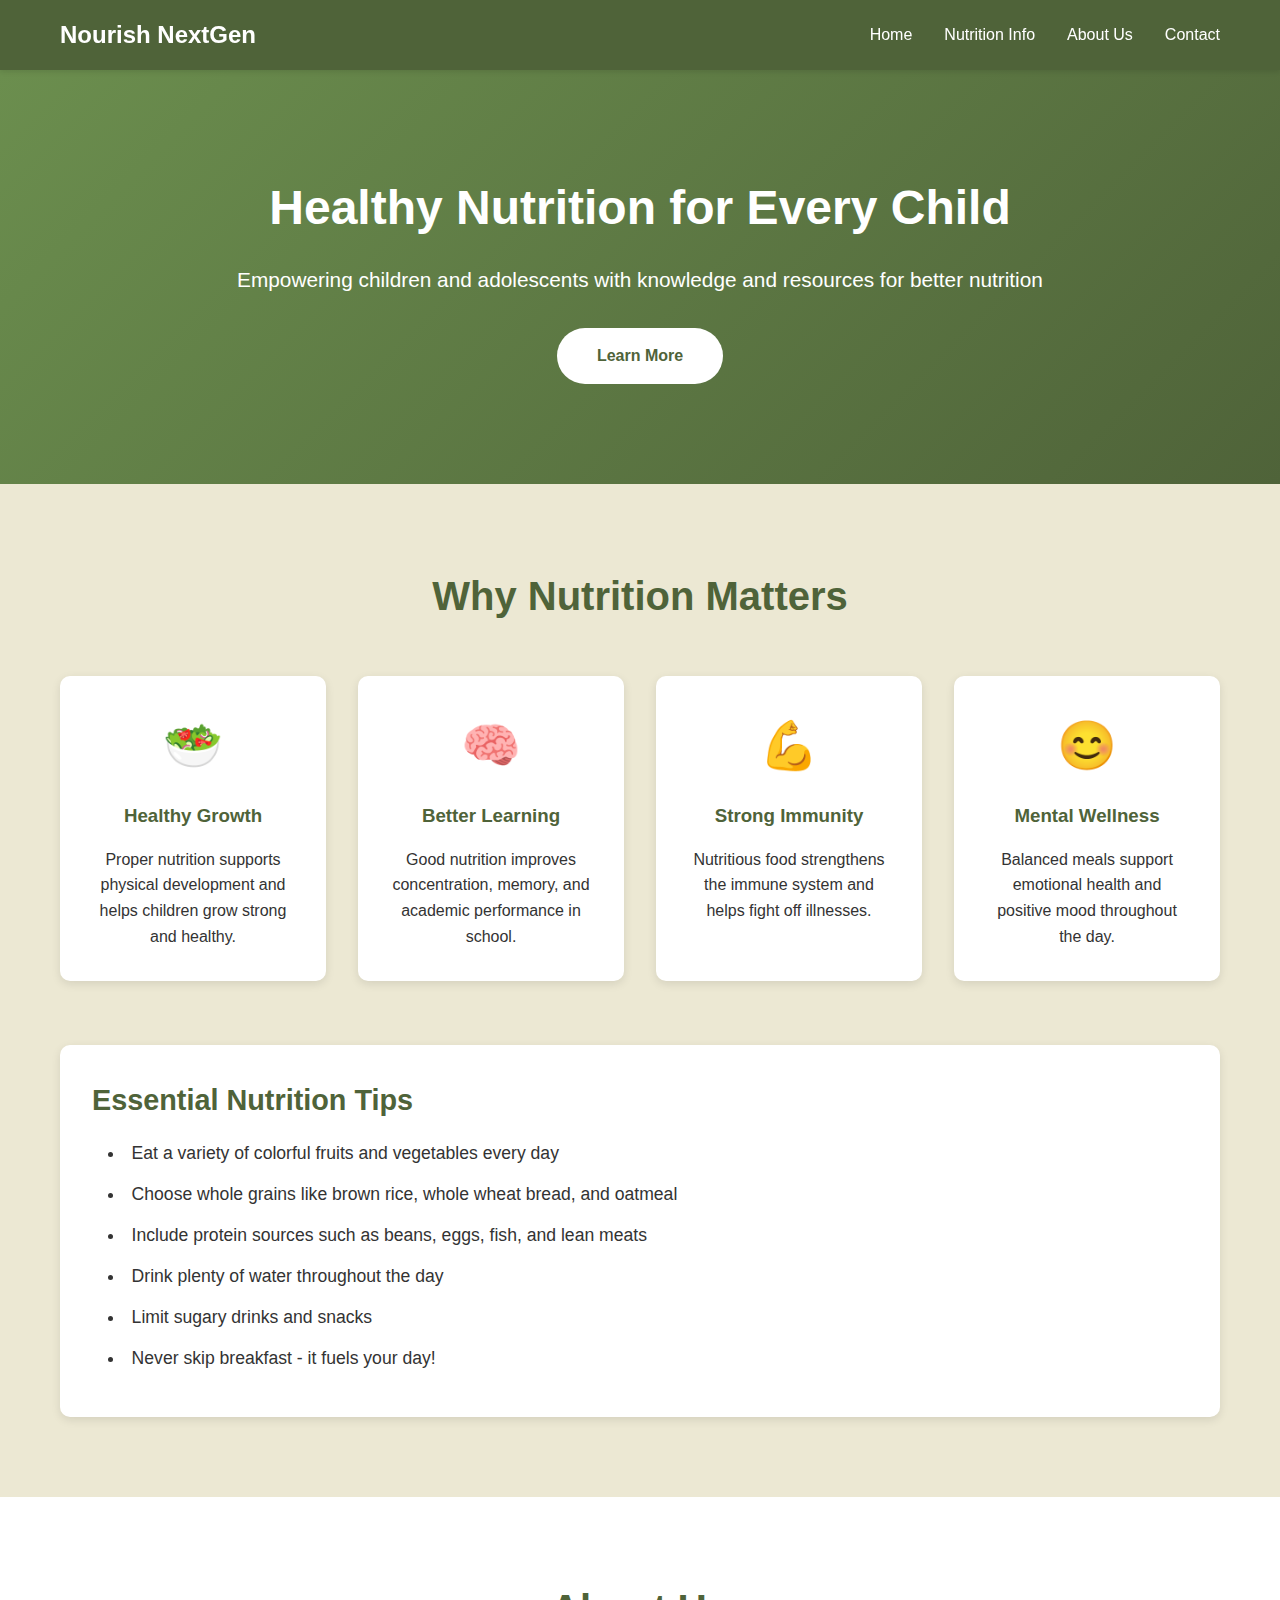
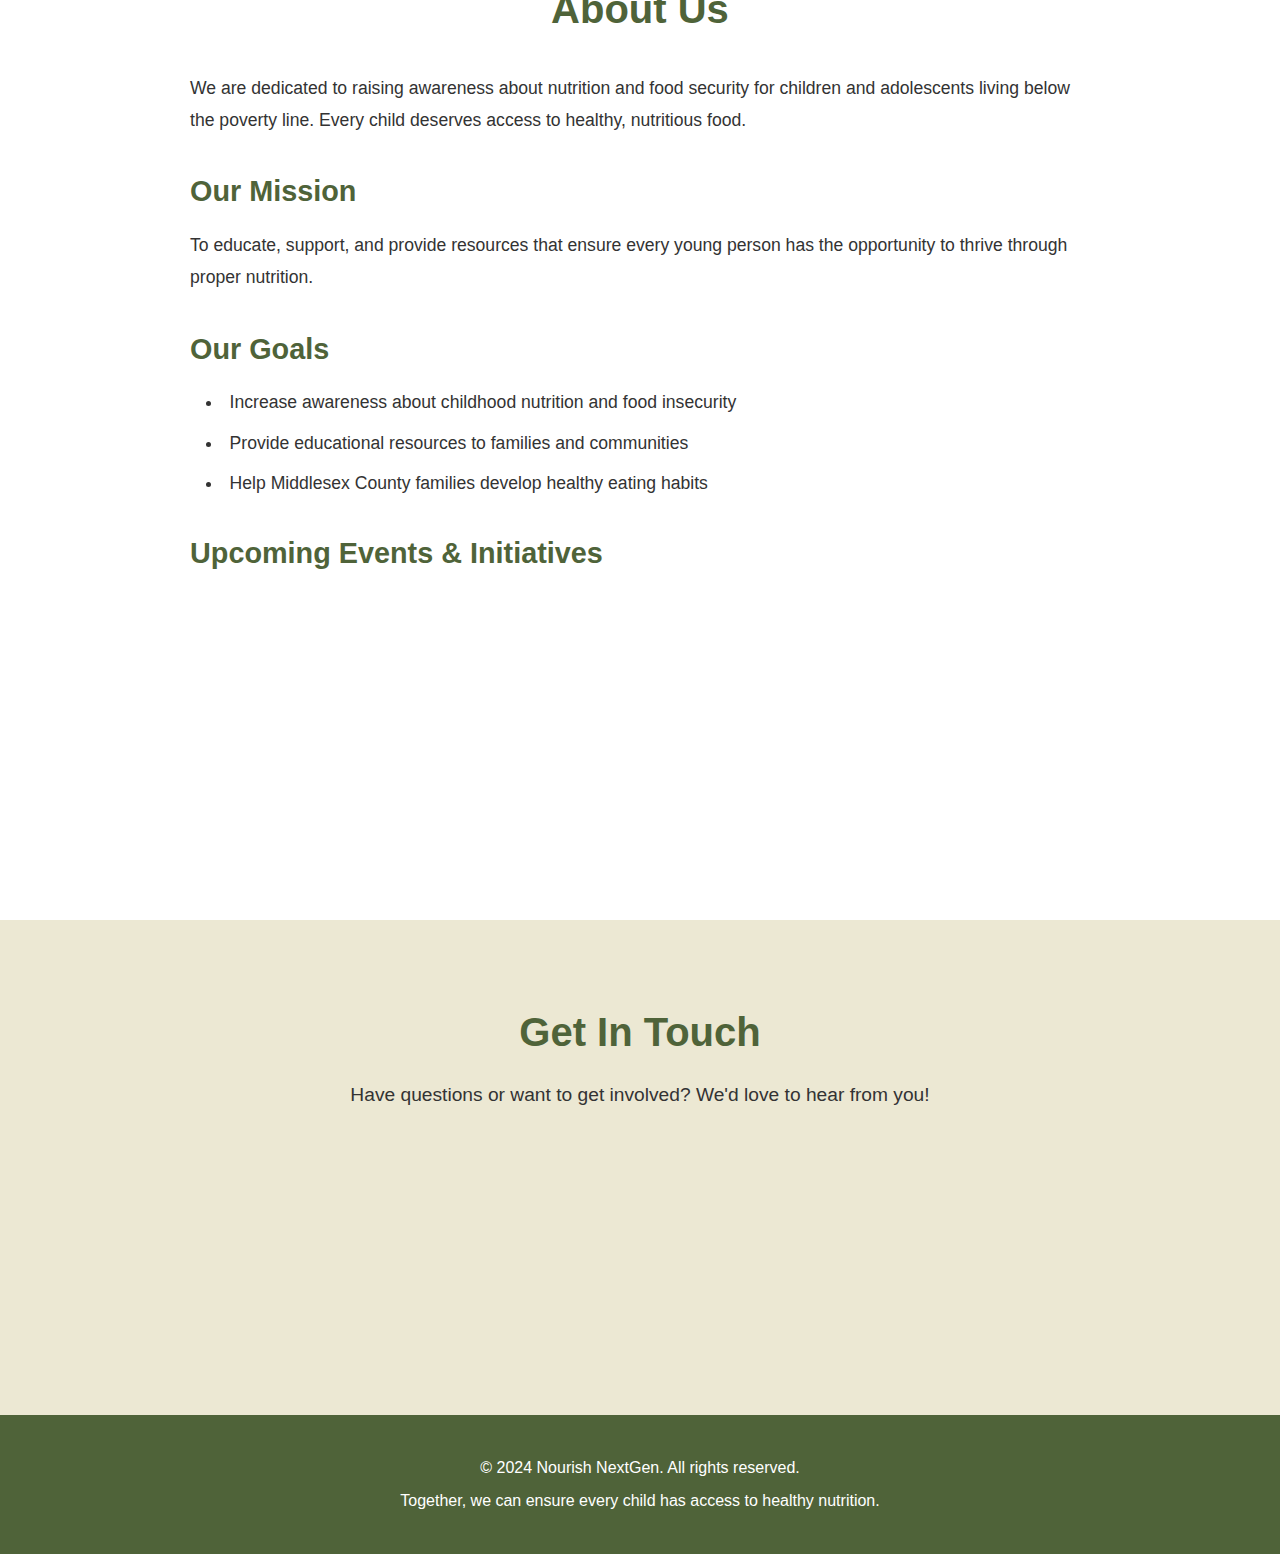
<file: index.html>
﻿<!DOCTYPE html>
<html lang="en">
<head>
    <meta charset="UTF-8">
    <meta name="viewport" content="width=device-width, initial-scale=1.0">
    <title>Nourish NextGen</title>
    <link rel="stylesheet" href="styles.css">
</head>
<body>
    <header>
        <nav>
            <div class="logo">Nourish NextGen</div>
            <ul class="nav-links">
                <li><a href="#home">Home</a></li>
                <li><a href="#nutrition">Nutrition Info</a></li>
                <li><a href="#about">About Us</a></li>
                <li><a href="#contact">Contact</a></li>
            </ul>
        </nav>
    </header>

    <section id="home" class="hero">
        <div class="hero-content">
            <h1>Healthy Nutrition for Every Child</h1>
            <p>Empowering children and adolescents with knowledge and resources for better nutrition</p>
            <a href="#nutrition" class="cta-button">Learn More</a>
        </div>
    </section>

    <section id="nutrition" class="nutrition-section">
        <div class="container">
            <h2>Why Nutrition Matters</h2>
            <div class="info-grid">
                <div class="info-card">
                    <div class="icon">🥗</div>
                    <h3>Healthy Growth</h3>
                    <p>Proper nutrition supports physical development and helps children grow strong and healthy.</p>
                </div>
                <div class="info-card">
                    <div class="icon">🧠</div>
                    <h3>Better Learning</h3>
                    <p>Good nutrition improves concentration, memory, and academic performance in school.</p>
                </div>
                <div class="info-card">
                    <div class="icon">💪</div>
                    <h3>Strong Immunity</h3>
                    <p>Nutritious food strengthens the immune system and helps fight off illnesses.</p>
                </div>
                <div class="info-card">
                    <div class="icon">😊</div>
                    <h3>Mental Wellness</h3>
                    <p>Balanced meals support emotional health and positive mood throughout the day.</p>
                </div>
            </div>

            <div class="nutrition-tips">
                <h3>Essential Nutrition Tips</h3>
                <ul>
                    <li>Eat a variety of colorful fruits and vegetables every day</li>
                    <li>Choose whole grains like brown rice, whole wheat bread, and oatmeal</li>
                    <li>Include protein sources such as beans, eggs, fish, and lean meats</li>
                    <li>Drink plenty of water throughout the day</li>
                    <li>Limit sugary drinks and snacks</li>
                    <li>Never skip breakfast - it fuels your day!</li>
                </ul>
            </div>
        </div>
    </section>

    <section id="about" class="about-section">
        <div class="container">
            <h2>About Us</h2>
            <div class="about-content">
                <p>We are dedicated to raising awareness about nutrition and food security for children and adolescents living below the poverty line. Every child deserves access to healthy, nutritious food.</p>
                
                <h3>Our Mission</h3>
                <p>To educate, support, and provide resources that ensure every young person has the opportunity to thrive through proper nutrition.</p>

                <h3>Our Goals</h3>
                <ul>
                    <li>Increase awareness about childhood nutrition and food insecurity</li>
                    <li>Provide educational resources to families and communities</li>
                    <li>Help Middlesex County families develop healthy eating habits</li>
                </ul>

                <h3>Upcoming Events & Initiatives</h3>
                <div class="events">
                    <div class="event-card">
                        <h4>Community Food Drives</h4>
                        <p>Regular food collection events to support local families in need. Join us in making a difference!</p>
                    </div>
                    <div class="event-card">
                        <h4>Nutrition Workshops</h4>
                        <p>Free educational sessions teaching families how to prepare healthy meals on a budget.</p>
                    </div>
                    <div class="event-card">
                        <h4>School Partnerships</h4>
                        <p>Working with local schools to improve breakfast and lunch programs for students.</p>
                    </div>
                </div>
            </div>
        </div>
    </section>

    <section id="contact" class="contact-section">
        <div class="container">
            <h2>Get In Touch</h2>
            <p>Have questions or want to get involved? We'd love to hear from you!</p>
            
            <div class="contact-info">
                <div class="contact-item">
                    <span class="icon">📧</span>
                    <div>
                        <h4>Email</h4>
                        <p><a href="mailto:shriya.cello3green@gmail.com">shriya.cello3green@gmail.com</a></p>
                    </div>
                </div>
                <div class="contact-item">
                    <span class="icon">📱</span>
                    <div>
                        <h4>Phone</h4>
                        <p>(555) 123-4567</p>
                    </div>
                </div>
                <div class="contact-item">
                    <span class="icon">💼</span>
                    <div>
                        <h4>LinkedIn</h4>
                        <p><a href="https://www.linkedin.com/in/shriya-c-5544435a" target="_blank" rel="noopener noreferrer">Connect with me</a></p>
                    </div>
                </div>
            </div>
        </div>
    </section>

    <footer>
        <p>&copy; 2024 Nourish NextGen. All rights reserved.</p>
        <p>Together, we can ensure every child has access to healthy nutrition.</p>
    </footer>

    <script src="script.js"></script>
</body>
</html>
</file>
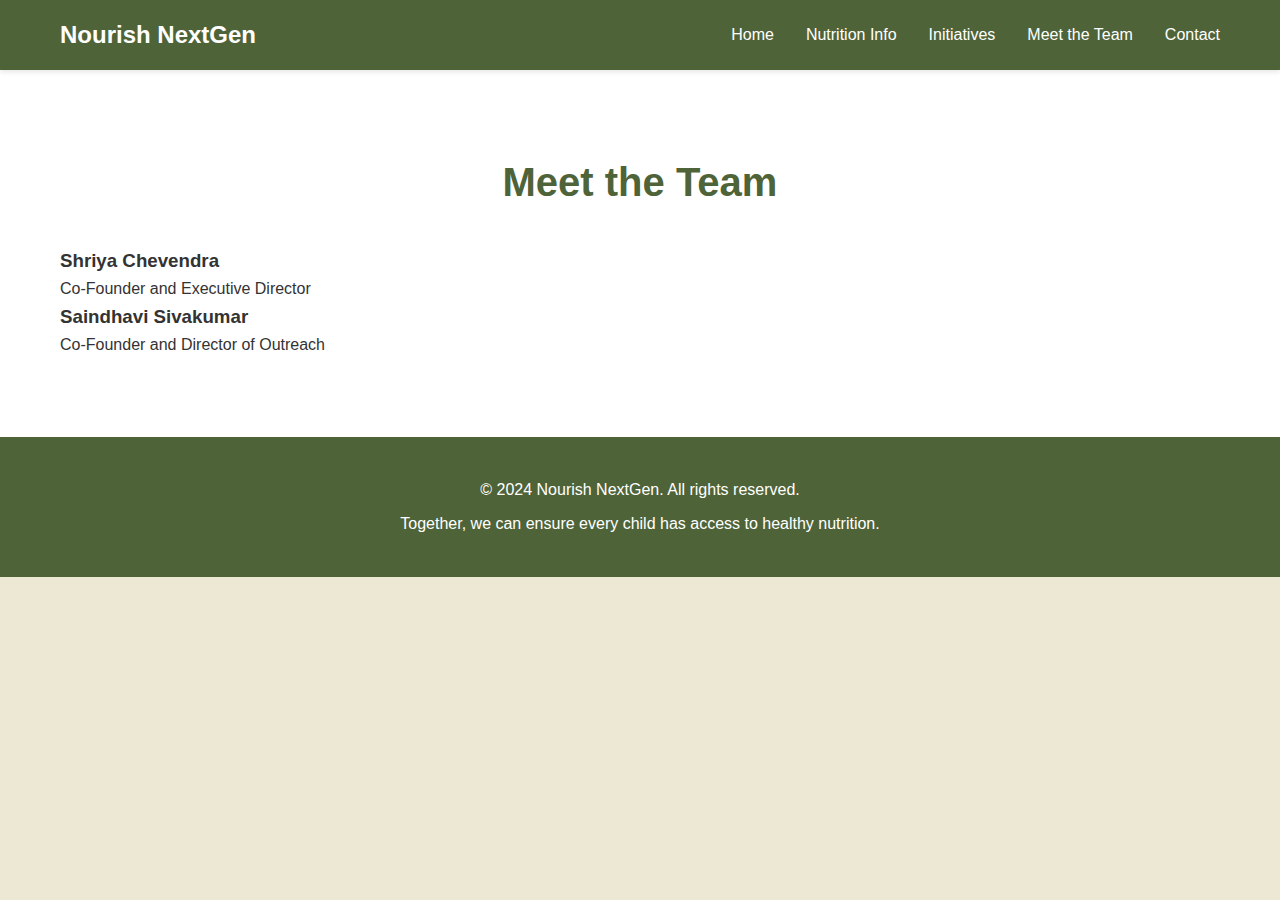
<file: about.html>
<!DOCTYPE html>
<html lang="en">
<head>
    <meta charset="UTF-8">
    <meta name="viewport" content="width=device-width, initial-scale=1.0">
    <title>Meet the Team - Nourish NextGen</title>
    <link rel="stylesheet" href="styles.css">
</head>
<body>
    <header>
        <nav>
            <div class="logo">Nourish NextGen</div>
            <ul class="nav-links">
                <li><a href="index.html">Home</a></li>
                <li><a href="nutrition.html">Nutrition Info</a></li>
                <li><a href="initiatives.html">Initiatives</a></li>
                <li><a href="about.html">Meet the Team</a></li>
                <li><a href="contact.html">Contact</a></li>
            </ul>
        </nav>
    </header>

    <section class="about-section">
        <div class="container">
            <h2>Meet the Team</h2>
            <div class="team-grid">
                <div class="team-member">
                    <div class="member-photo"></div>
                    <h3>Shriya Chevendra</h3>
                    <p class="member-title">Co-Founder and Executive Director</p>
                </div>
                <div class="team-member">
                    <div class="member-photo"></div>
                    <h3>Saindhavi Sivakumar</h3>
                    <p class="member-title">Co-Founder and Director of Outreach</p>
                </div>
            </div>
        </div>
    </section>

    <footer>
        <p>&copy; 2024 Nourish NextGen. All rights reserved.</p>
        <p>Together, we can ensure every child has access to healthy nutrition.</p>
    </footer>

    <script src="script.js"></script>
</body>
</html>
</file>
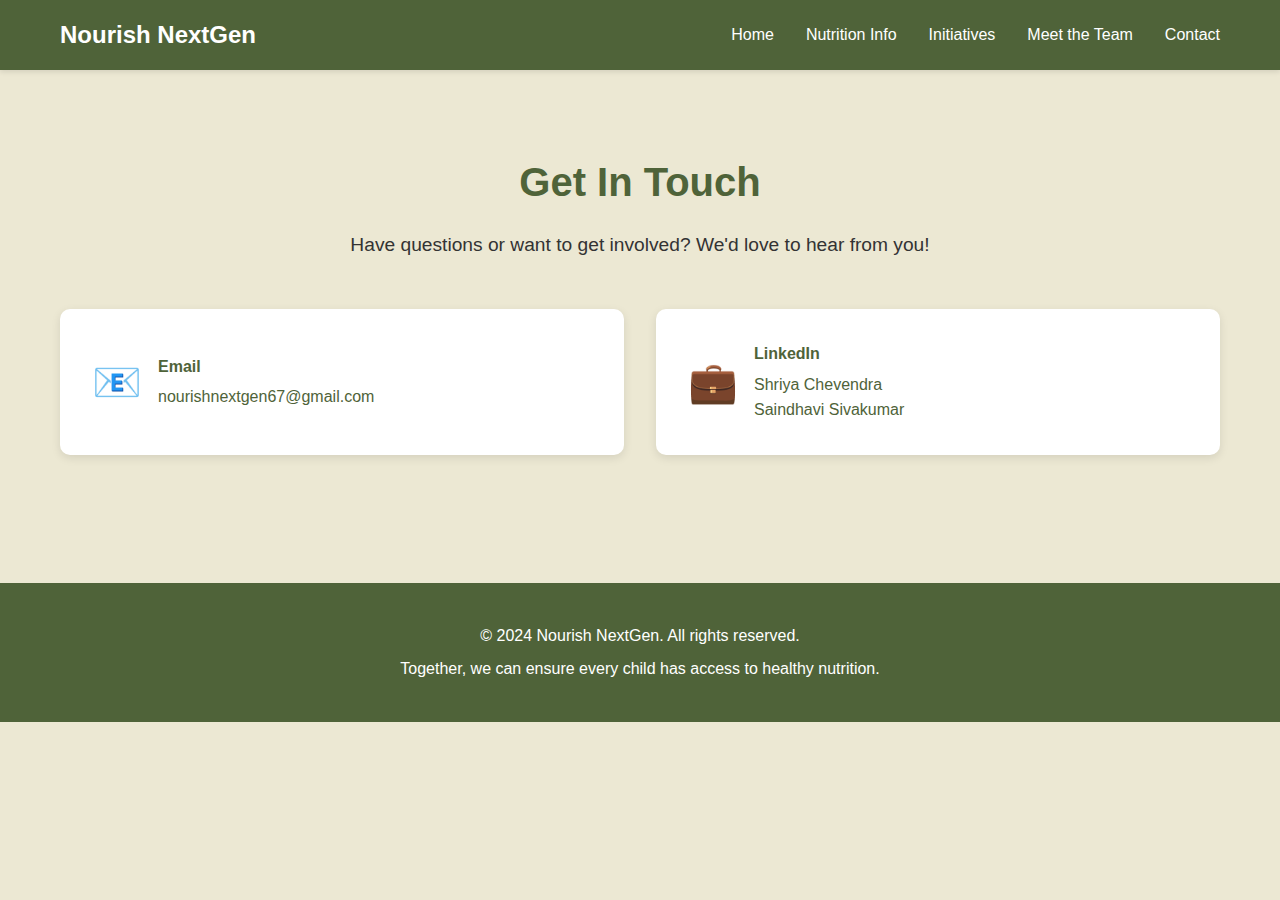
<file: contact.html>
<!DOCTYPE html>
<html lang="en">
<head>
    <meta charset="UTF-8">
    <meta name="viewport" content="width=device-width, initial-scale=1.0">
    <title>Contact - Nourish NextGen</title>
    <link rel="stylesheet" href="styles.css">
</head>
<body>
    <header>
        <nav>
            <div class="logo">Nourish NextGen</div>
            <ul class="nav-links">
                <li><a href="index.html">Home</a></li>
                <li><a href="nutrition.html">Nutrition Info</a></li>
                <li><a href="initiatives.html">Initiatives</a></li>
                <li><a href="about.html">Meet the Team</a></li>
                <li><a href="contact.html">Contact</a></li>
            </ul>
        </nav>
    </header>

    <section class="contact-section">
        <div class="container">
            <h2>Get In Touch</h2>
            <p>Have questions or want to get involved? We'd love to hear from you!</p>
            
            <div class="contact-info">
                <div class="contact-item">
                    <span class="icon">📧</span>
                    <div>
                        <h4>Email</h4>
                        <p><a href="mailto:nourishnextgen67@gmail.com">nourishnextgen67@gmail.com</a></p>
                    </div>
                </div>
                <div class="contact-item">
                    <span class="icon">💼</span>
                    <div>
                        <h4>LinkedIn</h4>
                        <p><a href="https://www.linkedin.com/in/shriya-c-5544435a" target="_blank" rel="noopener noreferrer">Shriya Chevendra</a></p>
                        <p><a href="https://www.linkedin.com/in/saindhavi-sivakumar-0699502b8" target="_blank" rel="noopener noreferrer">Saindhavi Sivakumar</a></p>
                    </div>
                </div>
            </div>
        </div>
    </section>

    <footer>
        <p>&copy; 2024 Nourish NextGen. All rights reserved.</p>
        <p>Together, we can ensure every child has access to healthy nutrition.</p>
    </footer>

    <script src="script.js"></script>
</body>
</html>
</file>
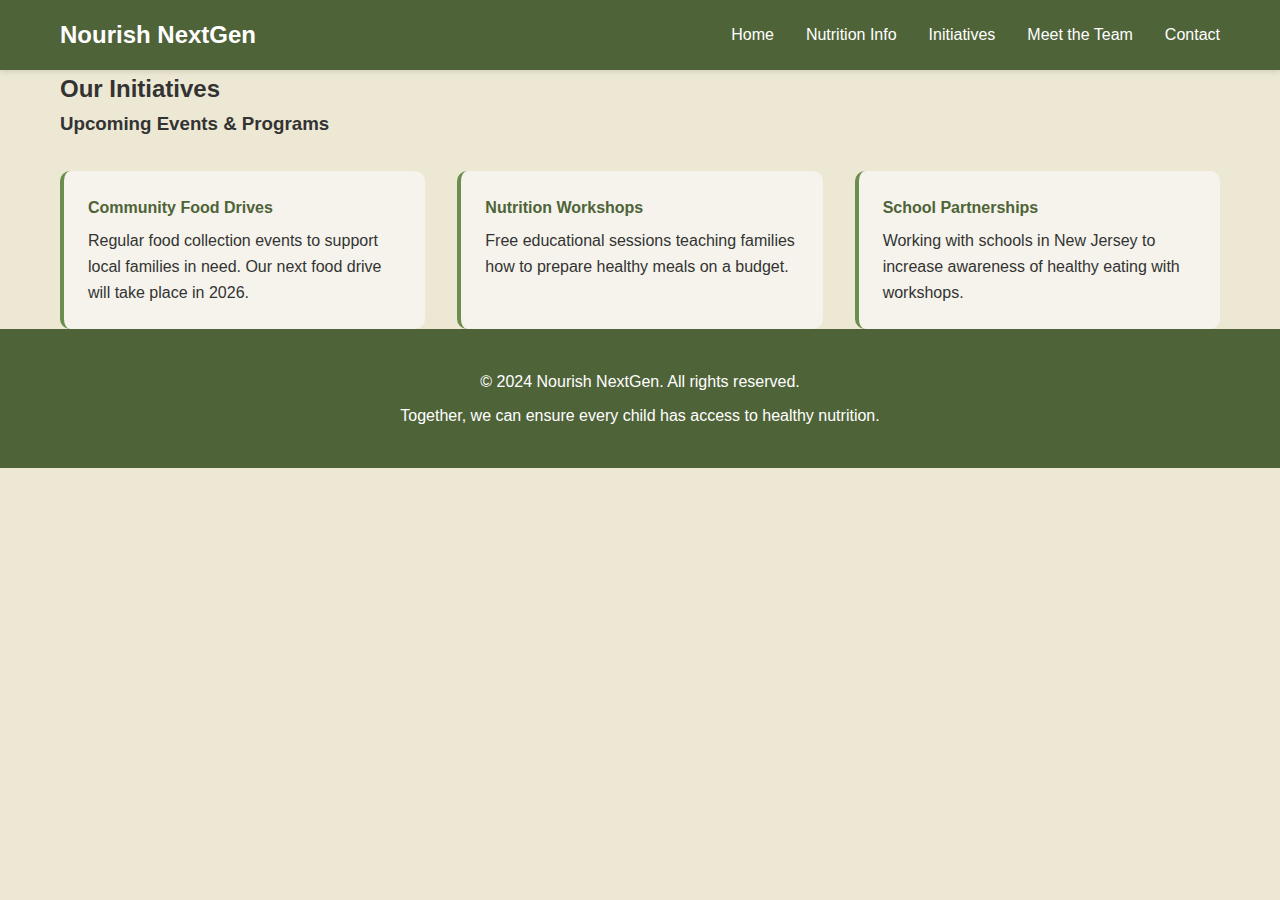
<file: initiatives.html>
<!DOCTYPE html>
<html lang="en">
<head>
    <meta charset="UTF-8">
    <meta name="viewport" content="width=device-width, initial-scale=1.0">
    <title>Initiatives - Nourish NextGen</title>
    <link rel="stylesheet" href="styles.css">
</head>
<body>
    <header>
        <nav>
            <div class="logo">Nourish NextGen</div>
            <ul class="nav-links">
                <li><a href="index.html">Home</a></li>
                <li><a href="nutrition.html">Nutrition Info</a></li>
                <li><a href="initiatives.html">Initiatives</a></li>
                <li><a href="about.html">Meet the Team</a></li>
                <li><a href="contact.html">Contact</a></li>
            </ul>
        </nav>
    </header>

    <section class="initiatives-section">
        <div class="container">
            <h2>Our Initiatives</h2>
            <div class="initiatives-content">
                <h3>Upcoming Events & Programs</h3>
                <div class="events">
                    <div class="event-card">
                        <h4>Community Food Drives</h4>
                        <p>Regular food collection events to support local families in need. Our next food drive will take place in 2026.</p>
                    </div>
                    <div class="event-card">
                        <h4>Nutrition Workshops</h4>
                        <p>Free educational sessions teaching families how to prepare healthy meals on a budget.</p>
                    </div>
                    <div class="event-card">
                        <h4>School Partnerships</h4>
                        <p>Working with schools in New Jersey to increase awareness of healthy eating with workshops.</p>
                    </div>
                </div>
            </div>
        </div>
    </section>

    <footer>
        <p>&copy; 2024 Nourish NextGen. All rights reserved.</p>
        <p>Together, we can ensure every child has access to healthy nutrition.</p>
    </footer>

    <script src="script.js"></script>
</body>
</html>
</file>
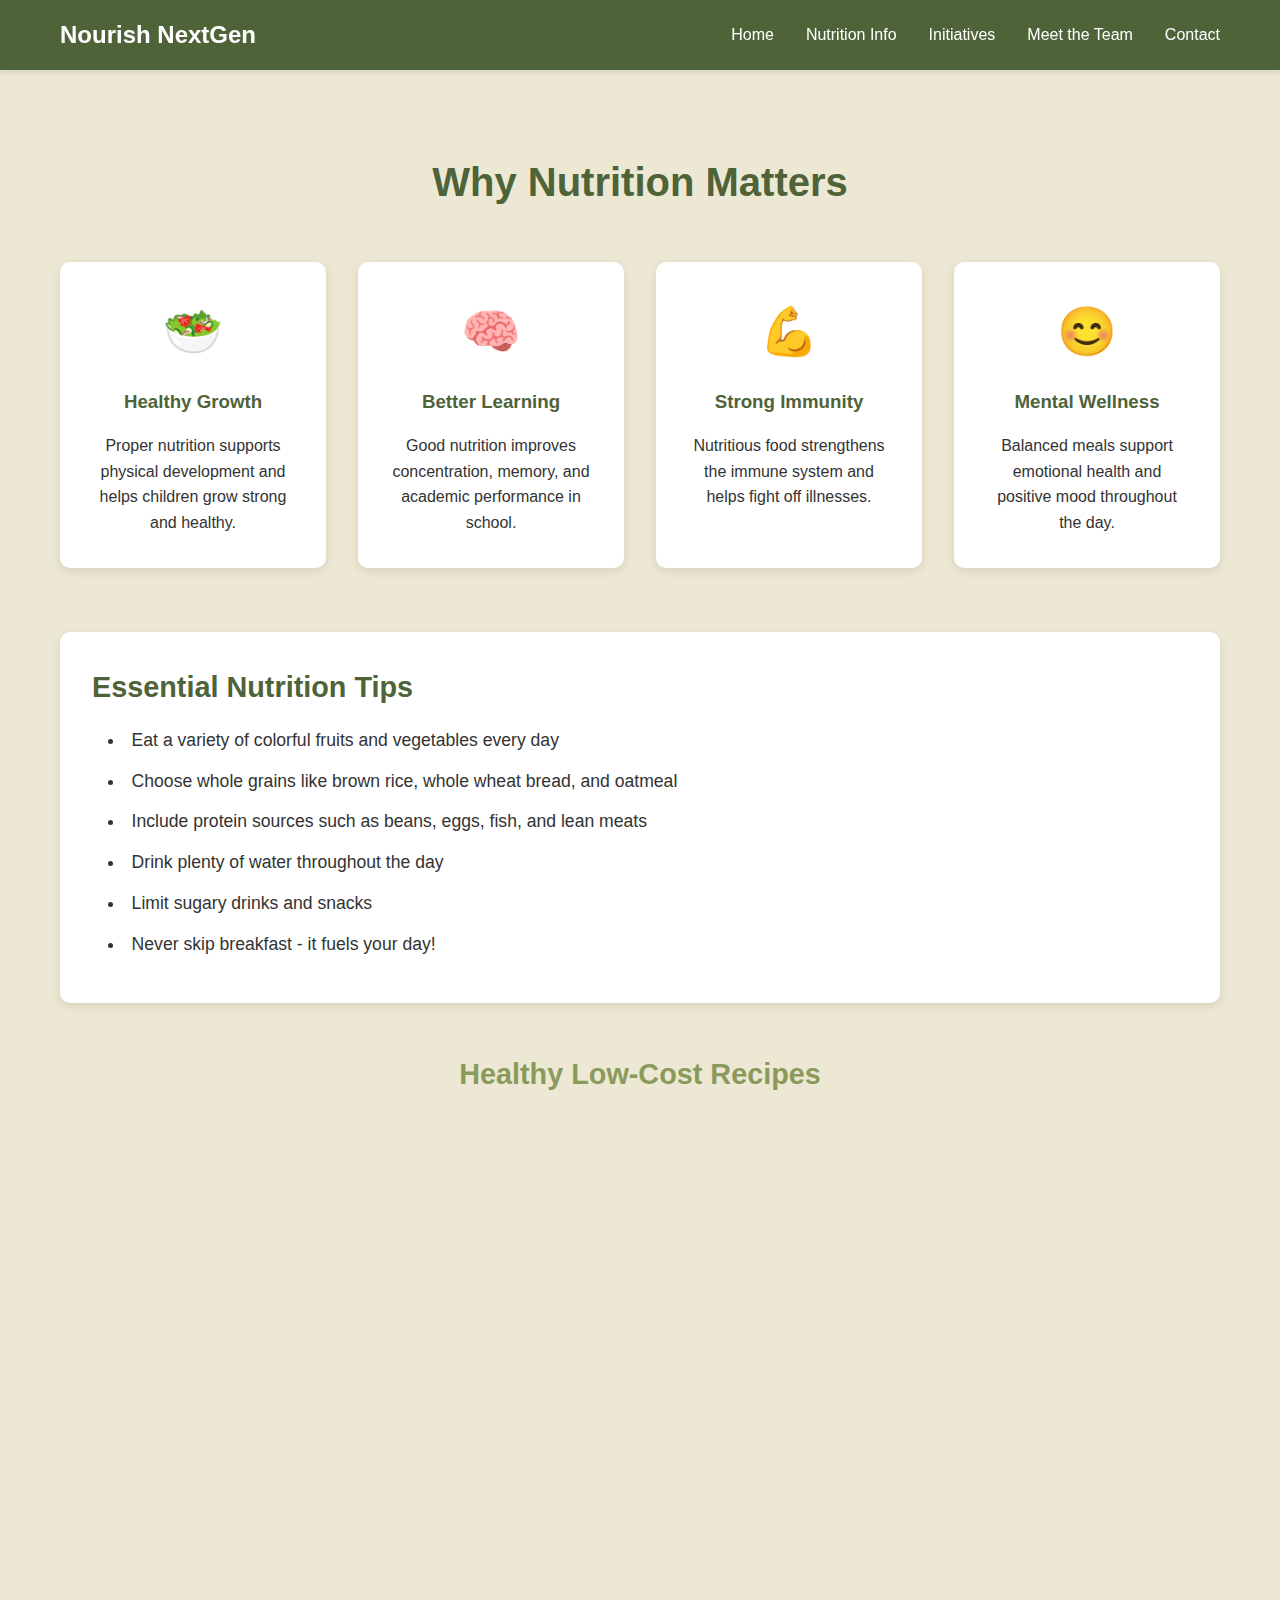
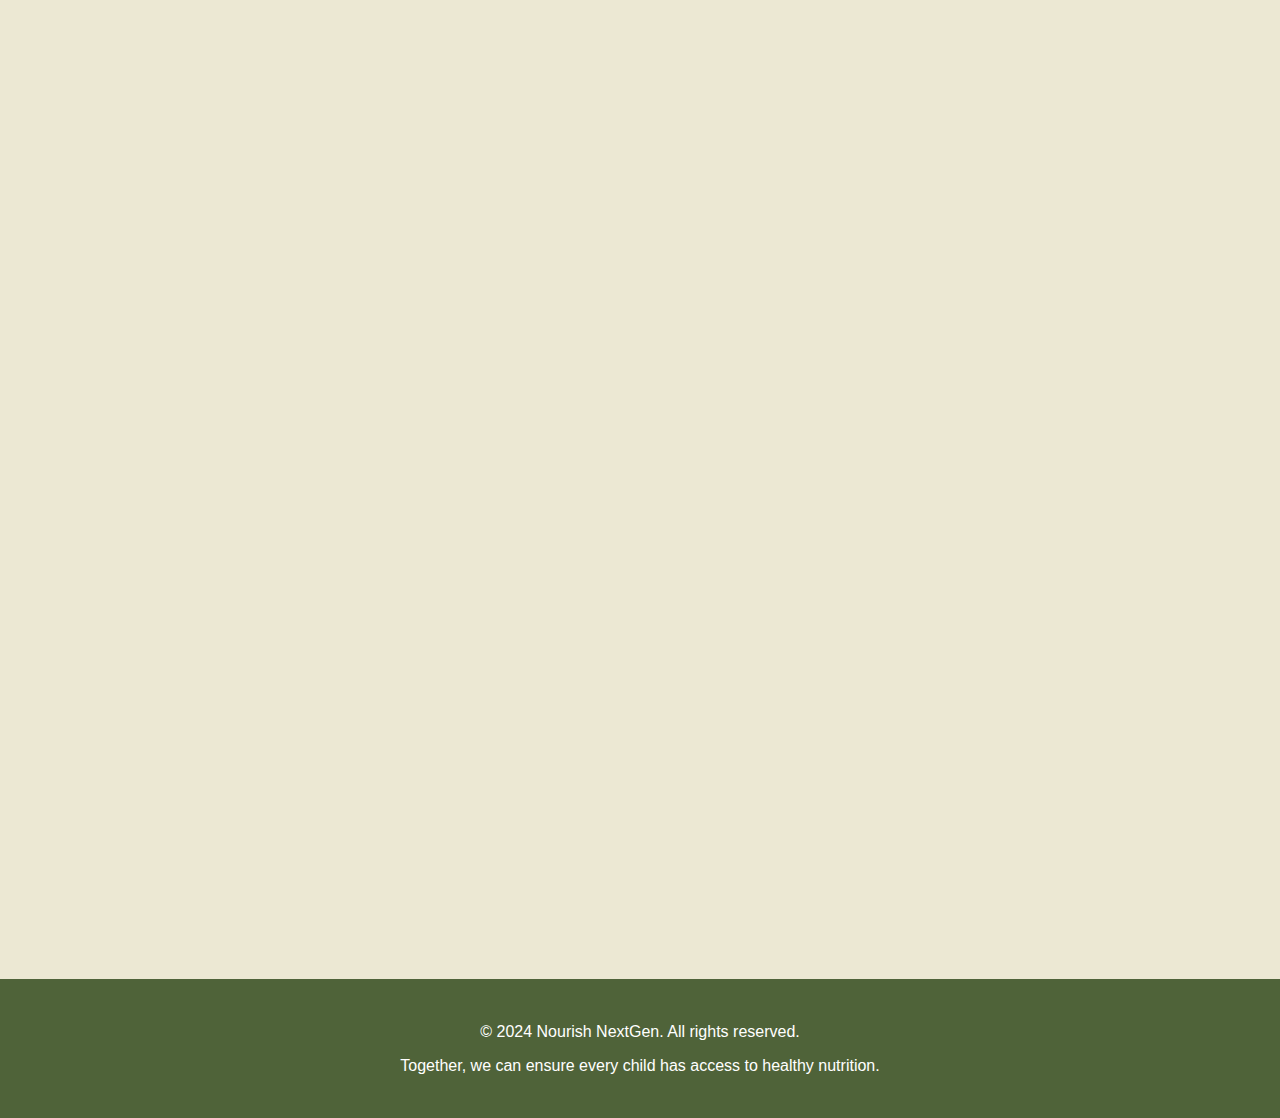
<file: nutrition.html>
<!DOCTYPE html>
<html lang="en">
<head>
    <meta charset="UTF-8">
    <meta name="viewport" content="width=device-width, initial-scale=1.0">
    <title>Nutrition Info - Nourish NextGen</title>
    <link rel="stylesheet" href="styles.css">
</head>
<body>
    <header>
        <nav>
            <div class="logo">Nourish NextGen</div>
            <ul class="nav-links">
                <li><a href="index.html">Home</a></li>
                <li><a href="nutrition.html">Nutrition Info</a></li>
                <li><a href="initiatives.html">Initiatives</a></li>
                <li><a href="about.html">Meet the Team</a></li>
                <li><a href="contact.html">Contact</a></li>
            </ul>
        </nav>
    </header>

    <section class="nutrition-section">
        <div class="container">
            <h2>Why Nutrition Matters</h2>
            <div class="info-grid">
                <div class="info-card">
                    <div class="icon">🥗</div>
                    <h3>Healthy Growth</h3>
                    <p>Proper nutrition supports physical development and helps children grow strong and healthy.</p>
                </div>
                <div class="info-card">
                    <div class="icon">🧠</div>
                    <h3>Better Learning</h3>
                    <p>Good nutrition improves concentration, memory, and academic performance in school.</p>
                </div>
                <div class="info-card">
                    <div class="icon">💪</div>
                    <h3>Strong Immunity</h3>
                    <p>Nutritious food strengthens the immune system and helps fight off illnesses.</p>
                </div>
                <div class="info-card">
                    <div class="icon">😊</div>
                    <h3>Mental Wellness</h3>
                    <p>Balanced meals support emotional health and positive mood throughout the day.</p>
                </div>
            </div>

            <div class="nutrition-tips">
                <h3>Essential Nutrition Tips</h3>
                <ul>
                    <li>Eat a variety of colorful fruits and vegetables every day</li>
                    <li>Choose whole grains like brown rice, whole wheat bread, and oatmeal</li>
                    <li>Include protein sources such as beans, eggs, fish, and lean meats</li>
                    <li>Drink plenty of water throughout the day</li>
                    <li>Limit sugary drinks and snacks</li>
                    <li>Never skip breakfast - it fuels your day!</li>
                </ul>
            </div>

            <h3 style="color: #8A9A5B; margin-top: 3rem; margin-bottom: 2rem; font-size: 1.8rem; text-align: center;">Healthy Low-Cost Recipes</h3>
            <div class="recipe-grid">
                <div class="info-card">
                    <div class="icon">🍚</div>
                    <h3>Bean and Rice Bowl</h3>
                    <p>Mix cooked brown rice with black beans, diced tomatoes, and corn. Season with cumin and lime juice.</p>
                </div>
                <div class="info-card">
                    <div class="icon">🍝</div>
                    <h3>Veggie Pasta</h3>
                    <p>Cook whole wheat pasta and toss with frozen mixed vegetables, olive oil, and garlic.</p>
                </div>
                <div class="info-card">
                    <div class="icon">🥞</div>
                    <h3>Banana Oat Pancakes</h3>
                    <p>Mash 2 bananas with 1 cup oats and 1 egg. Cook like regular pancakes for a healthy breakfast.</p>
                </div>
                <div class="info-card">
                    <div class="icon">🍲</div>
                    <h3>Lentil Soup</h3>
                    <p>Simmer lentils with carrots, onions, and vegetable broth for a protein-rich meal.</p>
                </div>
                <div class="info-card">
                    <div class="icon">🍠</div>
                    <h3>Sweet Potato Fries</h3>
                    <p>Cut sweet potatoes into strips, toss with a little oil, and bake until crispy.</p>
                </div>
                <div class="info-card">
                    <div class="icon">🍳</div>
                    <h3>Egg Fried Rice</h3>
                    <p>Use leftover rice with scrambled eggs and any available vegetables for a quick dinner.</p>
                </div>
            </div>
        </div>
    </section>

    <footer>
        <p>&copy; 2024 Nourish NextGen. All rights reserved.</p>
        <p>Together, we can ensure every child has access to healthy nutrition.</p>
    </footer>

    <script src="script.js"></script>
</body>
</html>
</file>
<file: styles.css>
* {
    margin: 0;
    padding: 0;
    box-sizing: border-box;
}

body {
    font-family: 'Segoe UI', Tahoma, Geneva, Verdana, sans-serif;
    line-height: 1.6;
    color: #333;
    background: #ece8d3;
}

.container {
    max-width: 1200px;
    margin: 0 auto;
    padding: 0 20px;
}

/* Header & Navigation */
header {
    background: #4f6339;
    color: white;
    padding: 1rem 0;
    position: sticky;
    top: 0;
    z-index: 100;
    box-shadow: 0 2px 5px rgba(0,0,0,0.1);
}

nav {
    max-width: 1200px;
    margin: 0 auto;
    padding: 0 20px;
    display: flex;
    justify-content: space-between;
    align-items: center;
}

.logo {
    font-size: 1.5rem;
    font-weight: bold;
}

.nav-links {
    display: flex;
    list-style: none;
    gap: 2rem;
}

.nav-links a {
    color: white;
    text-decoration: none;
    transition: opacity 0.3s;
}

.nav-links a:hover {
    opacity: 0.8;
}

/* Hero Section */
.hero {
    background: linear-gradient(135deg, #6b8e4e 0%, #4f6339 100%);
    color: white;
    padding: 100px 20px;
    text-align: center;
}

.hero-content h1 {
    font-size: 3rem;
    margin-bottom: 1rem;
}

.hero-content p {
    font-size: 1.3rem;
    margin-bottom: 2rem;
}

.cta-button {
    display: inline-block;
    background: white;
    color: #4f6339;
    padding: 15px 40px;
    text-decoration: none;
    border-radius: 30px;
    font-weight: bold;
    transition: transform 0.3s;
}

.cta-button:hover {
    transform: scale(1.05);
}

/* Nutrition Section */
.nutrition-section {
    padding: 80px 20px;
    background: #ece8d3;
}

.nutrition-section h2 {
    text-align: center;
    font-size: 2.5rem;
    color: #4f6339;
    margin-bottom: 3rem;
}

.info-grid {
    display: grid;
    grid-template-columns: repeat(auto-fit, minmax(250px, 1fr));
    gap: 2rem;
    margin-bottom: 4rem;
}

.info-card {
    background: white;
    padding: 2rem;
    border-radius: 10px;
    text-align: center;
    box-shadow: 0 3px 10px rgba(0,0,0,0.1);
    transition: transform 0.3s;
}

.info-card:hover {
    transform: translateY(-5px);
}

.info-card .icon {
    font-size: 3rem;
    margin-bottom: 1rem;
}

.info-card h3 {
    color: #4f6339;
    margin-bottom: 1rem;
}

.nutrition-tips {
    background: white;
    padding: 2rem;
    border-radius: 10px;
    box-shadow: 0 3px 10px rgba(0,0,0,0.1);
}

.nutrition-tips h3 {
    color: #4f6339;
    margin-bottom: 1rem;
    font-size: 1.8rem;
}

.nutrition-tips ul {
    list-style-position: inside;
    padding-left: 1rem;
}

.nutrition-tips li {
    margin-bottom: 0.8rem;
    font-size: 1.1rem;
}

/* About Section */
.about-section {
    padding: 80px 20px;
    background: white;
}

.about-section h2 {
    text-align: center;
    font-size: 2.5rem;
    color: #4f6339;
    margin-bottom: 2rem;
}

.about-content {
    max-width: 900px;
    margin: 0 auto;
}

.about-content p {
    font-size: 1.1rem;
    margin-bottom: 1.5rem;
    line-height: 1.8;
}

.about-content h3 {
    color: #4f6339;
    margin-top: 2rem;
    margin-bottom: 1rem;
    font-size: 1.8rem;
}

.about-content ul {
    list-style-position: inside;
    padding-left: 1rem;
    margin-bottom: 2rem;
}

.about-content li {
    margin-bottom: 0.8rem;
    font-size: 1.1rem;
}

.events {
    display: grid;
    grid-template-columns: repeat(auto-fit, minmax(250px, 1fr));
    gap: 2rem;
    margin-top: 2rem;
}

.event-card {
    background: #f5f3eb;
    padding: 1.5rem;
    border-radius: 10px;
    border-left: 4px solid #6b8e4e;
}

.event-card h4 {
    color: #4f6339;
    margin-bottom: 0.5rem;
}

/* Contact Section */
.contact-section {
    padding: 80px 20px;
    background: #ece8d3;
}

.contact-section h2 {
    text-align: center;
    font-size: 2.5rem;
    color: #4f6339;
    margin-bottom: 1rem;
}

.contact-section > .container > p {
    text-align: center;
    font-size: 1.2rem;
    margin-bottom: 3rem;
}

.contact-info {
    display: grid;
    grid-template-columns: repeat(auto-fit, minmax(250px, 1fr));
    gap: 2rem;
    margin-bottom: 3rem;
}

.contact-item {
    background: white;
    padding: 2rem;
    border-radius: 10px;
    display: flex;
    align-items: center;
    gap: 1rem;
    box-shadow: 0 3px 10px rgba(0,0,0,0.1);
    min-width: 0;
}

.contact-item .icon {
    font-size: 2.5rem;
    flex-shrink: 0;
}

.contact-item > div {
    min-width: 0;
    flex: 1;
}

.contact-item h4 {
    color: #4f6339;
    margin-bottom: 0.3rem;
}

.contact-item p {
    word-break: break-word;
    overflow-wrap: break-word;
}

.contact-item a {
    color: #4f6339;
    text-decoration: none;
    font-weight: 500;
    transition: color 0.3s;
    word-break: break-word;
}

.contact-item a:hover {
    color: #6b8e4e;
    text-decoration: underline;
}

.volunteer-cta {
    background: linear-gradient(135deg, #6b8e4e 0%, #4f6339 100%);
    color: white;
    padding: 2rem;
    border-radius: 10px;
    text-align: center;
}

.volunteer-cta h3 {
    margin-bottom: 1rem;
}

/* Footer */
footer {
    background: #4f6339;
    color: white;
    text-align: center;
    padding: 2rem;
}

footer p {
    margin: 0.5rem 0;
}

/* Responsive Design */
@media (max-width: 768px) {
    .hero-content h1 {
        font-size: 2rem;
    }
    
    .hero-content p {
        font-size: 1.1rem;
    }
    
    .nav-links {
        gap: 1rem;
        font-size: 0.9rem;
    }
    
    .info-grid,
    .events,
    .contact-info {
        grid-template-columns: 1fr;
    }
}
</file>
